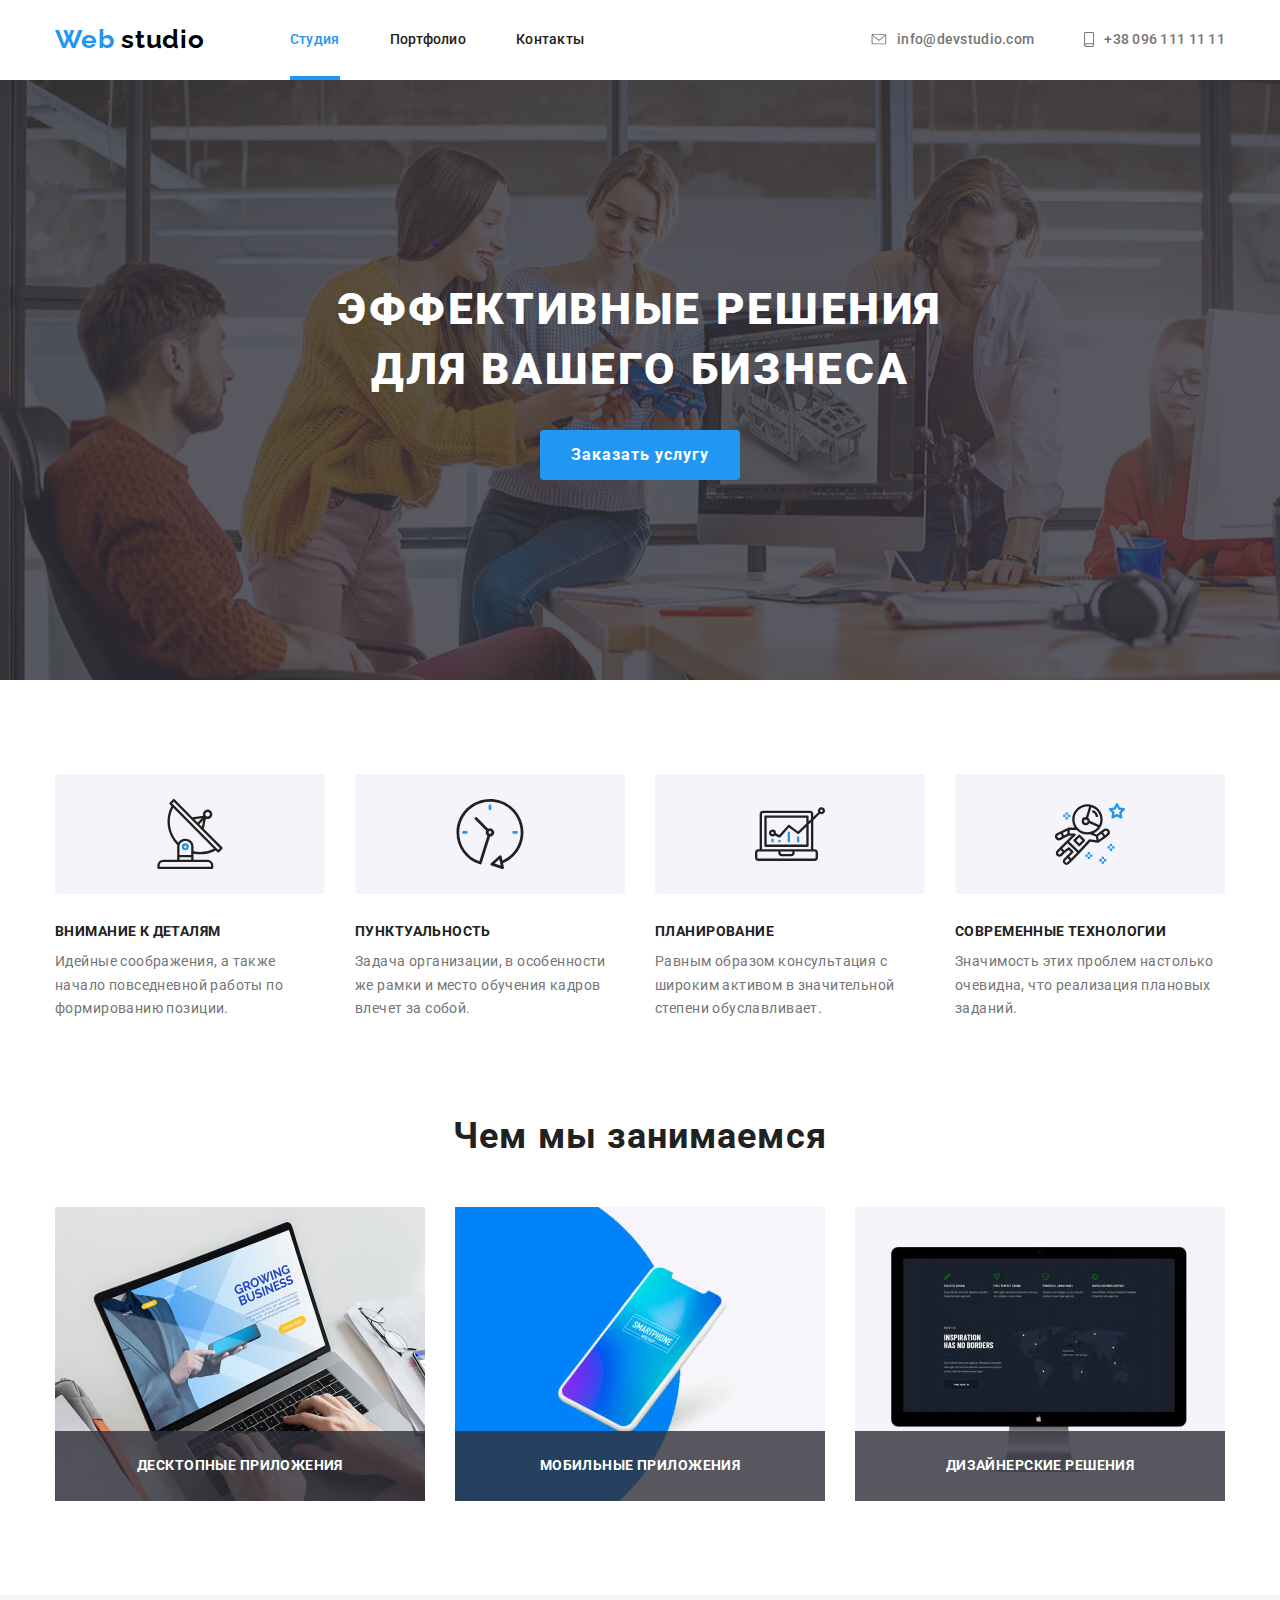
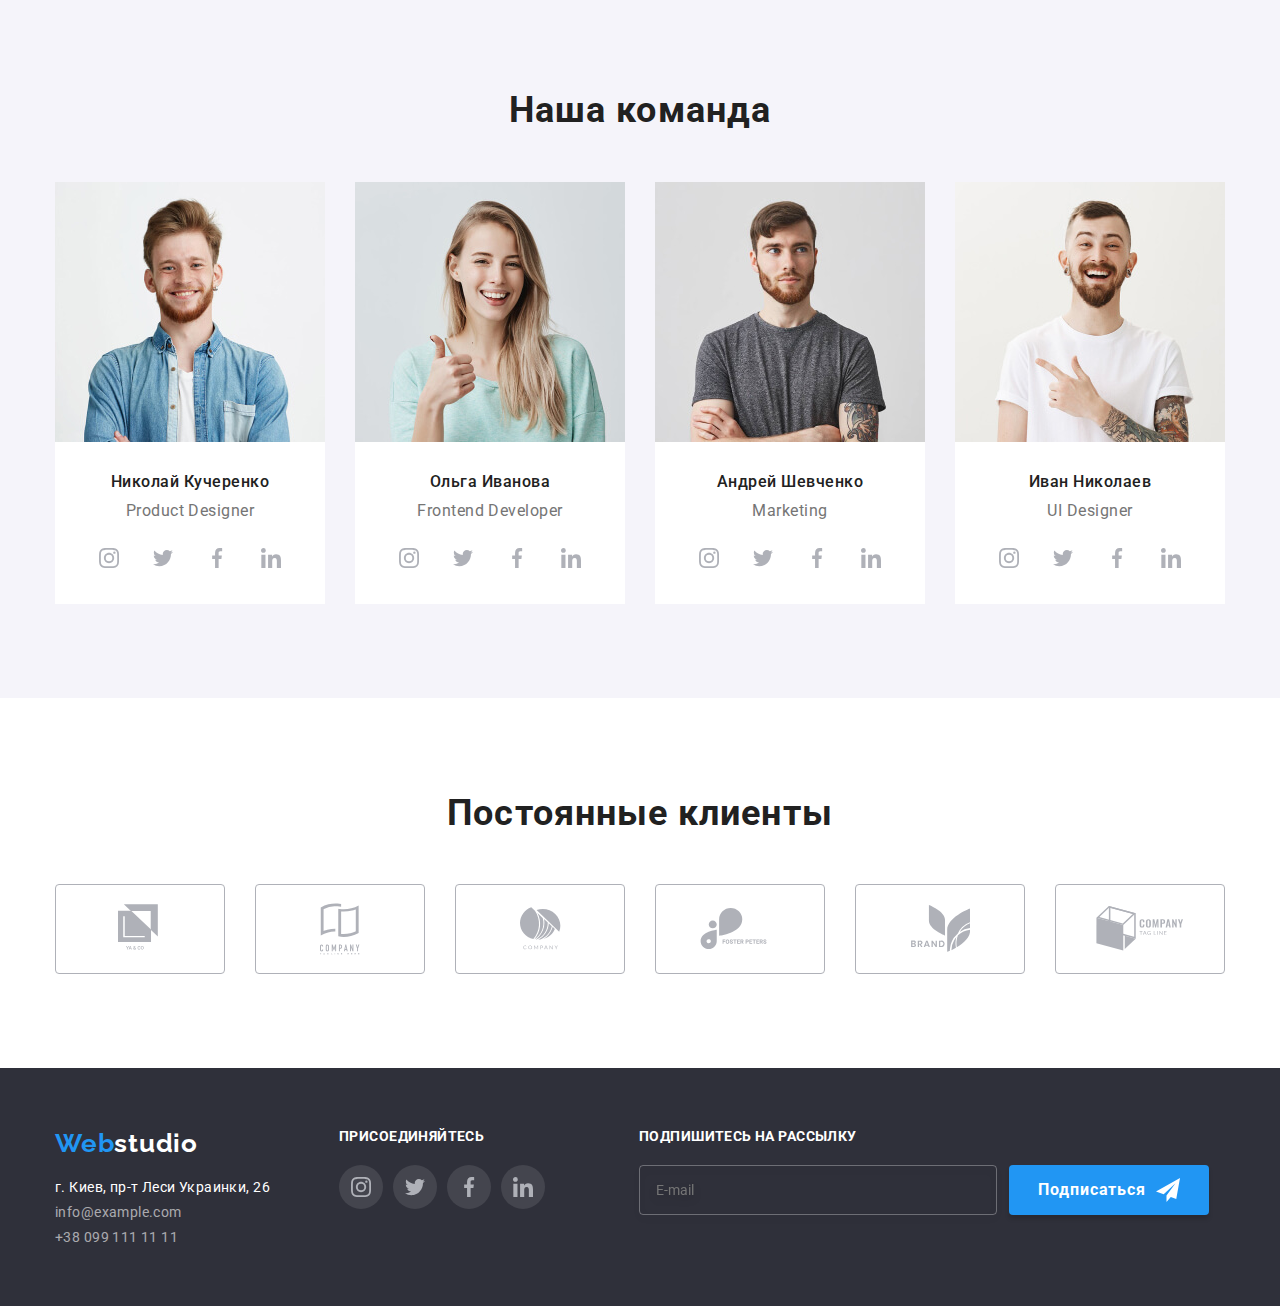
<file: index.html>
<!DOCTYPE html>
<html lang="ru">
  <head>
    <meta charset="UTF-8" />
    <meta name="viewport" content="width=device-width, initial-scale=1.0" />
    <link rel="stylesheet" href="./css/style.css" />
    <link rel="stylesheet" href="./css/normalize.css" />
    <link
      href="https://fonts.googleapis.com/css2?family=Raleway:wght@700&family=Roboto:wght@400;500;700;900&display=swap"
      rel="stylesheet"
    />
    <title>Студия</title>
  </head>
  <body>
    <!-- HEADER -->
    <header class="header">
      <div class="container">
        <nav class="nav">
          <a href="./index.html" lang="en" class="logo-link"
            ><span class="logo-link-accent">Web</span> studio</a
          >
          <ul class="nav-list list">
            <li class="nav-list-item">
              <a href="./index.html" class="nav-list-item-link current-link"
                >Студия</a
              >
            </li>
            <li class="nav-list-item">
              <a href="./portfolio.html" class="nav-list-item-link"
                >Портфолио</a
              >
            </li>
            <li class="nav-list-item">
              <a href="#" class="nav-list-item-link">Контакты</a>
            </li>
          </ul>
        </nav>
        <address class="address">
          <ul class="contacts-list list">
            <li class="contacts-list-item">
              <a
                href="mailto:info@devstudio.com"
                target="_blank"
                lang="en"
                class="contacts-list-item-link"
                ><svg
                  class="contacts-list-item-svg contacts-list-item-svg-mail"
                >
                  <use href="./images/sprite.svg#icon-mail"></use></svg
                >info@devstudio.com</a
              >
            </li>
            <li class="contacts-list-item">
              <a
                href="tel:+380961111111"
                target="_blank"
                class="contacts-list-item-link"
                ><svg
                  class="contacts-list-item-svg contacts-list-item-svg-phone"
                >
                  <use href="./images/sprite.svg#icon-phone"></use></svg
                >+38 096 111 11 11</a
              >
            </li>
          </ul>
        </address>
      </div>
    </header>
    <main>
      <!-- Герой -->
      <section class="hero">
        <div class="container">
          <h1 class="hero-title">
            Эффективные решения <br />
            для вашего бизнеса
          </h1>
          <button data-modal-open class="modal-button">Заказать услугу</button>
        </div>
      </section>
      <!-- О нас -->
      <section class="about">
        <div class="container">
          <h2 hidden class="about-title">О нас</h2>
          <ul class="about-list list">
            <li class="about-list-item">
              <div class="about-list-item-container">
                <svg class="about-list-item-svg">
                  <use href="./images/sprite.svg#icon-antenna"></use>
                </svg>
              </div>
              <h3 class="about-list-title">Внимание к деталям</h3>
              <p class="about-list-description">
                Идейные соображения, а также начало повседневной работы по
                формированию позиции.
              </p>
            </li>
            <li class="about-list-item">
              <div class="about-list-item-container">
                <svg class="about-list-item-svg">
                  <use href="./images/sprite.svg#icon-clock"></use>
                </svg>
              </div>
              <h3 class="about-list-title">Пунктуальность</h3>
              <p class="about-list-description">
                Задача организации, в особенности же рамки и место обучения
                кадров влечет за собой.
              </p>
            </li>
            <li class="about-list-item">
              <div class="about-list-item-container">
                <svg class="about-list-item-svg">
                  <use href="./images/sprite.svg#icon-diagram"></use>
                </svg>
              </div>
              <h3 class="about-list-title">Планирование</h3>
              <p class="about-list-description">
                Равным образом консультация с широким активом в значительной
                степени обуславливает.
              </p>
            </li>
            <li class="about-list-item">
              <div class="about-list-item-container">
                <svg class="about-list-item-svg">
                  <use href="./images/sprite.svg#icon-astronaut"></use>
                </svg>
              </div>
              <h3 class="about-list-title">Современные технологии</h3>
              <p class="about-list-description">
                Значимость этих проблем настолько очевидна, что реализация
                плановых заданий.
              </p>
            </li>
          </ul>
        </div>
      </section>
      <!-- Чем мы занимаемся -->
      <section class="works">
        <div class="container">
          <h2 class="works-title">Чем мы занимаемся</h2>
          <ul class="works-list list">
            <li class="works-list-item">
              <img
                src="./images/work/work1.jpg"
                alt="Десктопные приложения"
                class="works-list-img"
                width="370"
                height="294"
              />
              <h3 class="works-list-item-title">Десктопные приложения</h3>
            </li>
            <li class="works-list-item">
              <img
                src="./images/work/work2.jpg"
                alt="Мобильные приложения"
                class="works-list-img"
                width="370"
                height="294"
              />
              <h3 class="works-list-item-title">Мобильные приложения</h3>
            </li>
            <li class="works-list-item">
              <img
                src="./images/work/work3.jpg"
                alt="Дизайнерские решения"
                class="works-list-img"
                width="370"
                height="294"
              />
              <h3 class="works-list-item-title">Дизайнерские решения</h3>
            </li>
          </ul>
        </div>
      </section>
      <!-- Команда -->
      <section class="team">
        <div class="container">
          <h2 class="team-title">Наша команда</h2>
          <ul class="team-list list">
            <li class="team-list-item">
              <img
                src="./images/team/team1.jpg"
                alt="Николай Кучеренко"
                class="team-list-img"
                width="270"
                height="260"
              />
              <h3 class="team-list-item-title">Николай Кучеренко</h3>
              <p lang="en" class="team-list-item-desc">Product Designer</p>
              <ul class="social-list list">
                <li class="social-list-item">
                  <a
                    href=""
                    class="social-list-item-link"
                    aria-label="Инстаграм"
                    ><svg
                      class="social-list-item-svg social-list-item-instagram"
                    >
                      <use href="./images/sprite.svg#icon-instagram"></use></svg
                  ></a>
                </li>
                <li class="social-list-item">
                  <a href="" class="social-list-item-link" aria-label="Твитер"
                    ><svg
                      class="social-list-item-svg social-list-item-svg-twitter"
                    >
                      <use href="./images/sprite.svg#icon-twitter"></use></svg
                  ></a>
                </li>
                <li class="social-list-item">
                  <a href="" class="social-list-item-link" aria-label="Фейсбук"
                    ><svg
                      class="social-list-item-svg social-list-item-svg-facebook"
                    >
                      <use href="./images/sprite.svg#icon-facebook"></use></svg
                  ></a>
                </li>
                <li class="social-list-item">
                  <a href="" class="social-list-item-link" aria-label="Линкедин"
                    ><svg
                      class="social-list-item-svg social-list-item-svg-linkedin"
                    >
                      <use href="./images/sprite.svg#icon-linkedin"></use></svg
                  ></a>
                </li>
              </ul>
            </li>
            <li class="team-list-item">
              <img
                src="./images/team/team2.jpg"
                alt="Ольга Иванова"
                class="team-list-img"
                width="270"
                height="260"
              />
              <h3 class="team-list-item-title">Ольга Иванова</h3>
              <p lang="en" class="team-list-item-desc">Frontend Developer</p>
              <ul class="social-list list">
                <li class="social-list-item">
                  <a
                    href=""
                    class="social-list-item-link"
                    aria-label="Инстаграм"
                    ><svg
                      class="social-list-item-svg social-list-item-svg-instagram"
                    >
                      <use href="./images/sprite.svg#icon-instagram"></use></svg
                  ></a>
                </li>
                <li class="social-list-item">
                  <a href="" class="social-list-item-link" aria-label="Твитер"
                    ><svg
                      class="social-list-item-svg social-list-item-svg-twitter"
                    >
                      <use href="./images/sprite.svg#icon-twitter"></use></svg
                  ></a>
                </li>
                <li class="social-list-item">
                  <a href="" class="social-list-item-link" aria-label="Фейсбук"
                    ><svg
                      class="social-list-item-svg social-list-item-svg-facebook"
                    >
                      <use href="./images/sprite.svg#icon-facebook"></use></svg
                  ></a>
                </li>
                <li class="social-list-item">
                  <a href="" class="social-list-item-link" aria-label="Линкедин"
                    ><svg
                      class="social-list-item-svg social-list-item-svg-linkedin"
                    >
                      <use href="./images/sprite.svg#icon-linkedin"></use></svg
                  ></a>
                </li>
              </ul>
            </li>
            <li class="team-list-item">
              <img
                src="./images/team/team3.jpg"
                alt="Андрей Шевченко"
                class="team-list-img"
                width="270"
                height="260"
              />
              <h3 class="team-list-item-title">Андрей Шевченко</h3>
              <p lang="en" class="team-list-item-desc">Marketing</p>
              <ul class="social-list list">
                <li class="social-list-item">
                  <a
                    href=""
                    class="social-list-item-link"
                    aria-label="Инстаграм"
                    ><svg
                      class="social-list-item-svg social-list-item-svg-instagram"
                    >
                      <use href="./images/sprite.svg#icon-instagram"></use></svg
                  ></a>
                </li>
                <li class="social-list-item">
                  <a href="" class="social-list-item-link" aria-label="Твитер"
                    ><svg
                      class="social-list-item-svg social-list-item-svg-twitter"
                    >
                      <use href="./images/sprite.svg#icon-twitter"></use></svg
                  ></a>
                </li>
                <li class="social-list-item">
                  <a href="" class="social-list-item-link" aria-label="Фейсбук"
                    ><svg
                      class="social-list-item-svg social-list-item-svg-facebook"
                    >
                      <use href="./images/sprite.svg#icon-facebook"></use></svg
                  ></a>
                </li>
                <li class="social-list-item">
                  <a href="" class="social-list-item-link" aria-label="Линкедин"
                    ><svg
                      class="social-list-item-svg social-list-item-svg-linkedin"
                    >
                      <use href="./images/sprite.svg#icon-linkedin"></use></svg
                  ></a>
                </li>
              </ul>
            </li>
            <li class="team-list-item">
              <img
                src="./images/team/team4.jpg"
                alt="Иван Николаев"
                class="team-list-img"
                width="270"
                height="260"
              />
              <h3 class="team-list-item-title">Иван Николаев</h3>
              <p lang="en" class="team-list-item-desc">UI Designer</p>
              <ul class="social-list list">
                <li class="social-list-item">
                  <a
                    href=""
                    class="social-list-item-link"
                    aria-label="Инстаграм"
                    ><svg
                      class="social-list-item-svg social-list-item-svg-instagram"
                    >
                      <use href="./images/sprite.svg#icon-instagram"></use></svg
                  ></a>
                </li>

                <li class="social-list-item">
                  <a href="" class="social-list-item-link" aria-label="Твитер"
                    ><svg
                      class="social-list-item-svg social-list-item-svg-twitter"
                    >
                      <use href="./images/sprite.svg#icon-twitter"></use></svg
                  ></a>
                </li>

                <li class="social-list-item">
                  <a href="" class="social-list-item-link" aria-label="Фейсбук"
                    ><svg
                      class="social-list-item-svg social-list-item-svg-facebook"
                    >
                      <use href="./images/sprite.svg#icon-facebook"></use></svg
                  ></a>
                </li>

                <li class="social-list-item">
                  <a href="" class="social-list-item-link" aria-label="Линкедин"
                    ><svg
                      class="social-list-item-svg social-list-item-svg-linkedin"
                    >
                      <use href="./images/sprite.svg#icon-linkedin"></use></svg
                  ></a>
                </li>
              </ul>
            </li>
          </ul>
        </div>
      </section>
      <!-- Клиенты -->
      <section class="clients">
        <div class="container">
          <h2 class="clients-title">Постоянные клиенты</h2>
          <ul class="clients-list list">
            <li class="clients-list-item">
              <a
                class="clients-list-item-link"
                href=""
                aria-label="Постоянный клиент"
              >
                <svg class="clients-list-item-svg clients-list-item-svg1">
                  <use href="./images/sprite.svg#icon-clients1"></use>
                </svg>
              </a>
            </li>
            <li class="clients-list-item">
              <a
                class="clients-list-item-link"
                href=""
                aria-label="Постоянный клиент"
              >
                <svg class="clients-list-item-svg clients-list-item-svg2">
                  <use href="./images/sprite.svg#icon-clients2"></use>
                </svg>
              </a>
            </li>
            <li class="clients-list-item">
              <a
                class="clients-list-item-link"
                href=""
                aria-label="Постоянный клиент"
              >
                <svg class="clients-list-item-svg clients-list-item-svg3">
                  <use href="./images/sprite.svg#icon-clients3"></use>
                </svg>
              </a>
            </li>
            <li class="clients-list-item">
              <a
                class="clients-list-item-link"
                href=""
                aria-label="Постоянный клиент"
              >
                <svg class="clients-list-item-svg clients-list-item-svg4">
                  <use href="./images/sprite.svg#icon-clients4"></use>
                </svg>
              </a>
            </li>
            <li class="clients-list-item">
              <a
                class="clients-list-item-link"
                href=""
                aria-label="Постоянный клиент"
              >
                <svg class="clients-list-item-svg clients-list-item-svg5">
                  <use href="./images/sprite.svg#icon-clients5"></use>
                </svg>
              </a>
            </li>
            <li class="clients-list-item">
              <a
                class="clients-list-item-link"
                href=""
                aria-label="Постоянный клиент"
              >
                <svg class="clients-list-item-svg clients-list-item-svg6">
                  <use href="./images/sprite.svg#icon-clients6"></use>
                </svg>
              </a>
            </li>
          </ul>
        </div>
      </section>
    </main>
    <!-- Футер -->
    <footer class="footer">
      <div class="container">
        <div class="contacts">
          <a href="index.html" lang="en" class="logo-link"
            ><span class="logo-link-accent">Web</span>studio</a
          >
          <address>
            <ul class="contacts-list list">
              <li class="contacts-list-item">
                <a
                  class="contacts-list-item-link contacts-location-link"
                  href="https://goo.gl/maps/Spt2SCFKa88WKhuq7"
                  >г. Киев, пр-т Леси Украинки, 26</a
                >
              </li>
              <li class="contacts-list-item">
                <a
                  class="contacts-list-item-link"
                  href="mailto:info@example.com"
                  lang="en"
                  >info@example.com</a
                >
              </li>
              <li class="contacts-list-item">
                <a class="contacts-list-item-link" href="tel:+380991111111"
                  >+38 099 111 11 11</a
                >
              </li>
            </ul>
          </address>
        </div>
        <div class="connect-form">
          <b class="connect-form-slogan">присоединяйтесь</b>
          <ul class="social-list list">
            <li class="social-list-item">
              <a href="" class="social-list-item-link" aria-label="Инстаграм"
                ><svg
                  class="social-list-item-svg social-list-item-svg-instagram"
                >
                  <use href="./images/sprite.svg#icon-instagram"></use></svg
              ></a>
            </li>

            <li class="social-list-item">
              <a href="" class="social-list-item-link" aria-label="Твитер"
                ><svg class="social-list-item-svg social-list-item-svg-twitter">
                  <use href="./images/sprite.svg#icon-twitter"></use></svg
              ></a>
            </li>

            <li class="social-list-item">
              <a href="" class="social-list-item-link" aria-label="Фейсбук"
                ><svg
                  class="social-list-item-svg social-list-item-svg-facebook"
                >
                  <use href="./images/sprite.svg#icon-facebook"></use></svg
              ></a>
            </li>

            <li class="social-list-item">
              <a href="" class="social-list-item-link" aria-label="Линкедин"
                ><svg
                  class="social-list-item-svg social-list-item-svg-linkedin"
                >
                  <use href="./images/sprite.svg#icon-linkedin"></use></svg
              ></a>
            </li>
          </ul>
        </div>
        <div class="footer-form-wrapper">
          <b class="footer-form-title">Подпишитесь на рассылку</b>
          <form action="" class="footer-form">
            <input
              type="email"
              class="footer-form-email"
              placeholder="E-mail"
            />
            <button type="submit" class="footer-form-submit">
              Подписаться
              <svg class="footer-form-submit-svg">
                <use href="./images/sprite.svg#icon-telegram"></use>
              </svg>
            </button>
          </form>
        </div>
      </div>
    </footer>
    <!-- MODAL FORM -->
    <div data-modal class="backdrop is-hidden">
      <form action="" class="modal-form">
        <h2 class="modal-form-title">
          Оставьте свои данные, мы вам перезвоним
        </h2>
        <div class="modal-form-input-wrapper">
          <input
            type="text"
            class="modal-form-input"
            id="modal-form-name"
            placeholder=" "
            name="user-name"
            required
          />
          <label for="modal-form-name" class="modal-form-input-label"
            ><svg class="modal-form-input-svg">
              <use href="./images/sprite.svg#icon-name"></use></svg
            ><span class="modal-form-input-label-span">Имя</span>
          </label>
        </div>
        <div class="modal-form-input-wrapper">
          <input
            type="tel"
            class="modal-form-input"
            id="modal-form-tel"
            placeholder=" "
            name="user-tel"
            required
          />
          <label for="modal-form-tel" class="modal-form-input-label"
            ><svg class="modal-form-input-svg">
              <use href="./images/sprite.svg#icon-tel"></use></svg
            ><span class="modal-form-input-label-span">Телефон</span></label
          >
        </div>

        <div class="modal-form-input-wrapper">
          <input
            type="email"
            class="modal-form-input"
            id="modal-form-email"
            placeholder=" "
            name="user-user-email"
            required
          />
          <label for="modal-form-email" class="modal-form-input-label"
            ><svg class="modal-form-input-svg">
              <use href="./images/sprite.svg#icon-email"></use></svg
            ><span class="modal-form-input-label-span">Почта</span></label
          >
        </div>

        <textarea
          name="comments"
          id=""
          class="modal-form-textarea"
          placeholder="Комментарий"
        ></textarea>
        <label class="modal-form-license-label" for="modal-form-checkbox"
          ><svg class="modal-form-custom-checkbox-svg">
            <use href="./images/sprite.svg#icon-checkbox"></use></svg
          ><input
            type="checkbox"
            id="modal-form-checkbox"
            name="license-agreement"
            value="agree"
            class="modal-form-checkbox"
          />

          <span class="modal-form-checkbox-custom"></span>
          <span class="modal-form-license-span"
            >Соглашаюсь с рассылкой и принимаю
            <a href="" class="modal-form-license">Условия договора</a></span
          ></label
        >

        <button type="submit" class="modal-form-submit">Отправить</button>
        <button data-modal-close class="modal-form-closer">
          <svg class="modal-form-closer-svg">
            <use href="./images/sprite.svg#icon-closer"></use>
          </svg>
        </button>
      </form>
    </div>
    <script src="./js/modal.js"></script>
  </body>
</html>
</file>
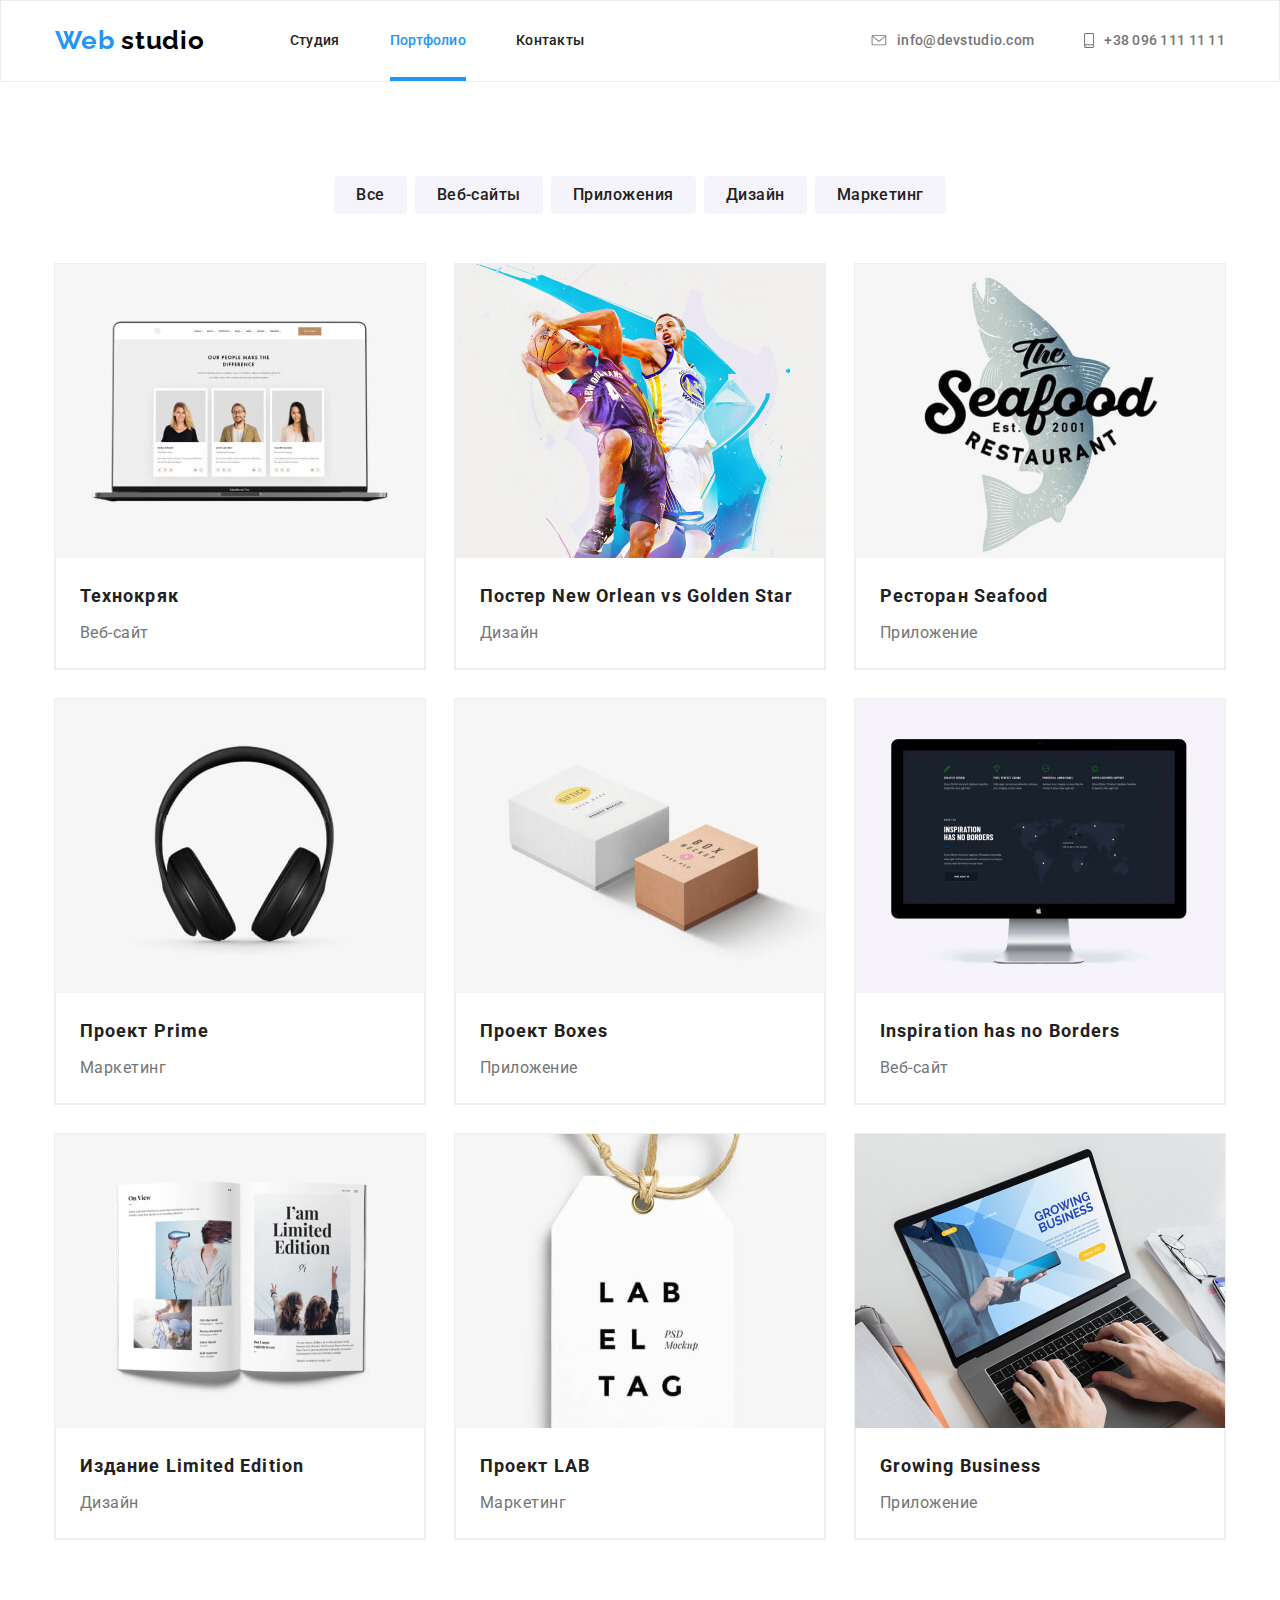
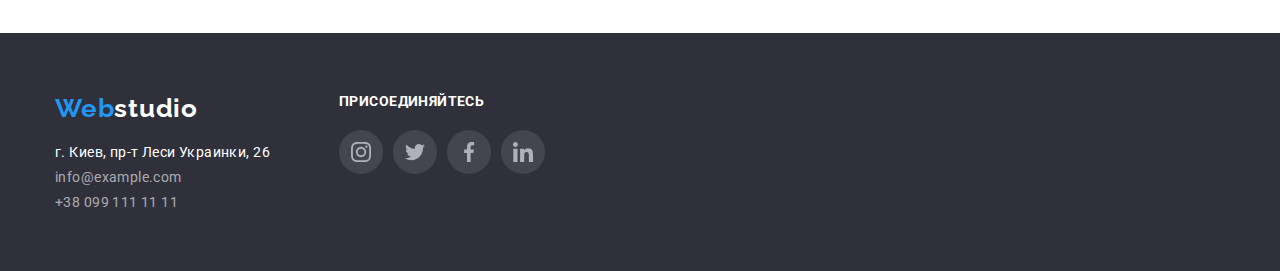
<file: portfolio.html>
<!DOCTYPE html>
<html lang="ru">
  <head>
    <meta charset="UTF-8" />
    <meta name="viewport" content="width=, inidevice-widthtial-scale=1.0" />
    <link rel="stylesheet" href="./css/style.css" />
    <link rel="stylesheet" href="./css/normalize.css" />
    <link
      href="https://fonts.googleapis.com/css2?family=Raleway:wght@700&family=Roboto:wght@400;500;700;900&display=swap"
      rel="stylesheet"
    />
    <title>Портфолио</title>
  </head>
  <body>
    <!-- HEADER -->
    <header class="header portfolio-header">
      <div class="container">
        <nav class="nav">
          <a href="./index.html" lang="en" class="logo-link"
            ><span class="logo-link-accent">Web</span> studio</a
          >
          <ul class="nav-list list">
            <li class="nav-list-item">
              <a href="./index.html" class="nav-list-item-link">Студия</a>
            </li>
            <li class="nav-list-item">
              <a href="./portfolio.html" class="nav-list-item-link current-link"
                >Портфолио</a
              >
            </li>
            <li class="nav-list-item">
              <a href="#" class="nav-list-item-link">Контакты</a>
            </li>
          </ul>
        </nav>
        <address class="address">
          <ul class="contacts-list list">
            <li class="contacts-list-item">
              <a
                href="mailto:info@devstudio.com"
                target="_blank"
                lang="en"
                class="contacts-list-item-link"
                ><svg
                  class="contacts-list-item-svg contacts-list-item-svg-mail"
                >
                  <use href="./images/sprite.svg#icon-mail"></use></svg
                >info@devstudio.com</a
              >
            </li>
            <li class="contacts-list-item">
              <a
                href="tel:+380961111111"
                target="_blank"
                class="contacts-list-item-link"
                ><svg
                  class="contacts-list-item-svg contacts-list-item-svg-phone"
                >
                  <use href="./images/sprite.svg#icon-phone"></use></svg
                >+38 096 111 11 11</a
              >
            </li>
          </ul>
        </address>
      </div>
    </header>
    <!-- MAIN -->
    <main>
      <!-- PORTFOLIO -->
      <section class="portfolio">
        <div class="container">
          <h1 class="portfolio-title" hidden>Портфолио</h1>
          <!-- FILTER-BUTTONS -->
          <ul class="filter-list list">
            <li class="filter-list-item">
              <button type="button" class="filter-list-button">Все</button>
            </li>
            <li class="filter-list-item">
              <button type="button" class="filter-list-button">
                Веб-сайты
              </button>
            </li>
            <li class="filter-list-item">
              <button type="button" class="filter-list-button">
                Приложения
              </button>
            </li>
            <li class="filter-list-item">
              <button type="button" class="filter-list-button">Дизайн</button>
            </li>
            <li class="filter-list-item">
              <button type="button" class="filter-list-button">
                Маркетинг
              </button>
            </li>
          </ul>
          <!-- GALLERY -->
          <ul class="gallery-list list">
            <li class="gallery-list-item">
              <a href="" class="gallery-list-item-link"
                ><div class="gallery-list-img-wrapper">
                  <img
                    src="./images/portfolio/img.jpg"
                    alt="Пример работы"
                    class="gallery-list-img"
                    width="370"
                    height="294"
                  />
                  <p class="gallery-hover-desc">
                    Технокряк это современная площадка распространения
                    коронавируса. Компании используют эту платформу для
                    цифрового шпионажа и атак на защищённые сервера конкурентов.
                  </p>
                </div>
                <div class="gallery-list-title-container">
                  <h2 class="gallery-list-title">Технокряк</h2>
                  <p class="gallery-list-desc">Веб-сайт</p>
                </div>
              </a>
            </li>
            <li class="gallery-list-item">
              <a href="" class="gallery-list-item-link"
                ><div class="gallery-list-img-wrapper">
                  <img
                    src="./images/portfolio/img-1.jpg"
                    alt="Пример работы"
                    class="gallery-list-img"
                    width="370"
                    height="294"
                  />
                  <p class="gallery-hover-desc">
                    Технокряк это современная площадка распространения
                    коронавируса. Компании используют эту платформу для
                    цифрового шпионажа и атак на защищённые сервера конкурентов.
                  </p>
                </div>
                <div class="gallery-list-title-container">
                  <h2 class="gallery-list-title">
                    Постер <span lang="en">New Orlean vs Golden Star</span>
                  </h2>
                  <p class="gallery-list-desc">Дизайн</p>
                </div>
              </a>
            </li>
            <li class="gallery-list-item">
              <a href="" class="gallery-list-item-link"
                ><div class="gallery-list-img-wrapper">
                  <img
                    src="./images/portfolio/img-2.jpg"
                    alt="Пример работы"
                    class="gallery-list-img"
                    width="370"
                    height="294"
                  />
                  <p class="gallery-hover-desc">
                    Технокряк это современная площадка распространения
                    коронавируса. Компании используют эту платформу для
                    цифрового шпионажа и атак на защищённые сервера конкурентов.
                  </p>
                </div>
                <div class="gallery-list-title-container">
                  <h2 class="gallery-list-title">
                    Ресторан <span lang="en">Seafood</span>
                  </h2>
                  <p class="gallery-list-desc">Приложение</p>
                </div>
              </a>
            </li>
            <li class="gallery-list-item">
              <a href="" class="gallery-list-item-link"
                ><div class="gallery-list-img-wrapper">
                  <img
                    src="./images/portfolio/img-3.jpg"
                    alt="Пример работы"
                    class="gallery-list-img"
                    width="370"
                    height="294"
                  />
                  <p class="gallery-hover-desc">
                    Технокряк это современная площадка распространения
                    коронавируса. Компании используют эту платформу для
                    цифрового шпионажа и атак на защищённые сервера конкурентов.
                  </p>
                </div>
                <div class="gallery-list-title-container">
                  <h2 class="gallery-list-title">
                    Проект <span lang="en">Prime</span>
                  </h2>
                  <p class="gallery-list-desc">Маркетинг</p>
                </div>
              </a>
            </li>
            <li class="gallery-list-item">
              <a href="" class="gallery-list-item-link"
                ><div class="gallery-list-img-wrapper">
                  <img
                    src="./images/portfolio/img-4.jpg"
                    alt="Пример работы"
                    class="gallery-list-img"
                    width="370"
                    height="294"
                  />
                  <p class="gallery-hover-desc">
                    Технокряк это современная площадка распространения
                    коронавируса. Компании используют эту платформу для
                    цифрового шпионажа и атак на защищённые сервера конкурентов.
                  </p>
                </div>
                <div class="gallery-list-title-container">
                  <h2 class="gallery-list-title">
                    Проект <span lang="en">Boxes</span>
                  </h2>
                  <p class="gallery-list-desc">Приложение</p>
                </div>
              </a>
            </li>
            <li class="gallery-list-item">
              <a href="" class="gallery-list-item-link"
                ><div class="gallery-list-img-wrapper">
                  <img
                    src="./images/portfolio/img-5.jpg"
                    alt="Пример работы"
                    class="gallery-list-img"
                    width="370"
                    height="294"
                  />
                  <p class="gallery-hover-desc">
                    Технокряк это современная площадка распространения
                    коронавируса. Компании используют эту платформу для
                    цифрового шпионажа и атак на защищённые сервера конкурентов.
                  </p>
                </div>
                <div class="gallery-list-title-container">
                  <h2 lang="en" class="gallery-list-title">
                    Inspiration has no Borders
                  </h2>
                  <p class="gallery-list-desc">Веб-сайт</p>
                </div>
              </a>
            </li>
            <li class="gallery-list-item">
              <a href="" class="gallery-list-item-link"
                ><div class="gallery-list-img-wrapper">
                  <img
                    src="./images/portfolio/img-6.jpg"
                    alt="Пример работы"
                    class="gallery-list-img"
                    width="370"
                    height="294"
                  />
                  <p class="gallery-hover-desc">
                    Технокряк это современная площадка распространения
                    коронавируса. Компании используют эту платформу для
                    цифрового шпионажа и атак на защищённые сервера конкурентов.
                  </p>
                </div>
                <div class="gallery-list-title-container">
                  <h2 class="gallery-list-title">
                    Издание <span lang="en">Limited Edition</span>
                  </h2>
                  <p class="gallery-list-desc">Дизайн</p>
                </div>
              </a>
            </li>
            <li class="gallery-list-item">
              <a href="" class="gallery-list-item-link"
                ><div class="gallery-list-img-wrapper">
                  <img
                    src="./images/portfolio/img-7.jpg"
                    alt="Пример работы"
                    class="gallery-list-img"
                    width="370"
                    height="294"
                  />
                  <p class="gallery-hover-desc">
                    Технокряк это современная площадка распространения
                    коронавируса. Компании используют эту платформу для
                    цифрового шпионажа и атак на защищённые сервера конкурентов.
                  </p>
                </div>
                <div class="gallery-list-title-container">
                  <h2 class="gallery-list-title">
                    Проект <span lang="en">LAB</span>
                  </h2>
                  <p class="gallery-list-desc">Маркетинг</p>
                </div>
              </a>
            </li>
            <li class="gallery-list-item">
              <a href="" class="gallery-list-item-link"
                ><div class="gallery-list-img-wrapper">
                  <img
                    src="./images/portfolio/img-8.jpg"
                    alt="Пример работы"
                    class="gallery-list-img"
                    width="370"
                    height="294"
                  />
                  <p class="gallery-hover-desc">
                    Технокряк это современная площадка распространения
                    коронавируса. Компании используют эту платформу для
                    цифрового шпионажа и атак на защищённые сервера конкурентов.
                  </p>
                </div>
                <div class="gallery-list-title-container">
                  <h2 lang="en" class="gallery-list-title">Growing Business</h2>
                  <p class="gallery-list-desc">Приложение</p>
                </div>
              </a>
            </li>
          </ul>
        </div>
      </section>
    </main>
    <!-- FOOTER -->
    <footer class="footer">
      <div class="container">
        <div class="contacts">
          <a href="index.html" lang="en" class="logo-link"
            ><span class="logo-link-accent">Web</span>studio</a
          >
          <address>
            <ul class="contacts-list list">
              <li class="contacts-list-item">
                <a
                  class="contacts-list-item-link contacts-location-link"
                  href="https://goo.gl/maps/Spt2SCFKa88WKhuq7"
                  >г. Киев, пр-т Леси Украинки, 26</a
                >
              </li>
              <li class="contacts-list-item">
                <a
                  class="contacts-list-item-link"
                  href="mailto:info@example.com"
                  lang="en"
                  >info@example.com</a
                >
              </li>
              <li class="contacts-list-item">
                <a class="contacts-list-item-link" href="tel:+380991111111"
                  >+38 099 111 11 11</a
                >
              </li>
            </ul>
          </address>
        </div>
        <div class="connect-form">
          <b class="connect-form-slogan">присоединяйтесь</b>
          <ul class="social-list list">
            <li class="social-list-item">
              <a href="" class="social-list-item-link" aria-label="Инстаграм"
                ><svg
                  class="social-list-item-svg social-list-item-svg-instagram"
                >
                  <use href="./images/sprite.svg#icon-instagram"></use></svg
              ></a>
            </li>

            <li class="social-list-item">
              <a href="" class="social-list-item-link" aria-label="Твитер"
                ><svg class="social-list-item-svg social-list-item-svg-twitter">
                  <use href="./images/sprite.svg#icon-twitter"></use></svg
              ></a>
            </li>

            <li class="social-list-item">
              <a href="" class="social-list-item-link" aria-label="Фейсбук"
                ><svg
                  class="social-list-item-svg social-list-item-svg-facebook"
                >
                  <use href="./images/sprite.svg#icon-facebook"></use></svg
              ></a>
            </li>

            <li class="social-list-item">
              <a href="" class="social-list-item-link" aria-label="Линкедин"
                ><svg
                  class="social-list-item-svg social-list-item-svg-linkedin"
                >
                  <use href="./images/sprite.svg#icon-linkedin"></use></svg
              ></a>
            </li>
          </ul>
        </div>
      </div>
    </footer>
  </body>
</html>
</file>
<file: css/style.css>
:root {
  --primary-text-color: #212121;
  --secondary-text-color: #757575;
  --accent-color: #2196f3;
  --primary-background-color: #ffffff;
  --main-font: "Roboto", sans-serif;
  --icon-color: #afb1b8;
}
body {
  background-color: var(--primary-background-color);
  font-family: var(--main-font);
  font-size: 14px;
}
html {
  box-sizing: border-box;
}
*,
*::before,
*::after {
  box-sizing: inherit;
}
img {
  display: block;
}
.list {
  list-style: none;
  padding: 0px;
  margin: 0;
}
h3,
p,
h2 {
  margin: 0;
}
/* H2 TITLES */
.works-title,
.team-title,
.clients-title {
  font-weight: 700;
  font-size: 36px;
  line-height: 1.17;
  text-align: center;
  letter-spacing: 0.03em;
  color: var(--primary-text-color);
}
.container {
  width: 1200px;
  padding-left: 15px;
  padding-right: 15px;
  margin: auto;
}
/* HEADER */
.portfolio-header {
  border: 1px solid #ececec;
}
.header .container {
  display: flex;
}
.address {
  margin-left: auto;
  display: flex;
  align-items: center;
}
.logo-link {
  font-family: "Raleway", sans-serif;
  font-weight: 700;
  font-size: 26px;
  line-height: 1.19;
  letter-spacing: 0.03em;
  color: #000000;
  text-decoration: none;
  margin-right: 85px;
  padding-bottom: 25px;
  padding-top: 24px;
}
.logo-link-accent {
  color: var(--accent-color);
}
.nav {
  display: flex;
  align-items: center;
}
.nav-list {
  display: flex;
}
.nav-list-item:not(:last-child) {
  margin-right: 50px;
}
.contacts-list {
  display: flex;
}
.contacts-list-item:not(:last-child) {
  margin-right: 50px;
}

.contacts-list-item-svg {
  margin-right: 10px;
  fill: var(--secondary-text-color);
  transition: fill 250ms cubic-bezier(0.4, 0, 0.2, 1);
}
.contacts-list-item-svg-mail {
  width: 16px;
  height: 11px;
}
.contacts-list-item-svg-phone {
  width: 10px;
  height: 15px;
}
.nav-list-item-link,
.contacts-list-item-link {
  font-weight: 500;
  line-height: 1.14;
  letter-spacing: 0.02em;
  text-decoration: none;
  color: var(--primary-text-color);
  padding-bottom: 32px;
  padding-top: 32px;
  display: flex;
  align-items: center;
  transition: color 250ms cubic-bezier(0.4, 0, 0.2, 1);
}
.nav-list-item-link:hover,
.nav-list-item-link:focus,
.contacts-list-item-link:hover,
.contacts-list-item-link:focus {
  color: var(--accent-color);
}
.contacts-list-item-link:hover .contacts-list-item-svg,
.contacts-list-item-link:focus .contacts-list-item-svg {
  fill: var(--accent-color);
}

.contacts-list-item-link {
  color: var(--secondary-text-color);
  font-style: normal;
}

.current-link {
  color: var(--accent-color);
  display: block;
  padding-bottom: 0px;
}
.current-link::after {
  display: block;
  content: "";
  height: 4px;
  width: 100%;
  background-color: var(--accent-color);
  margin-top: 28px;
}
/* HERO */
.hero {
  background-image: linear-gradient(
      rgba(47, 48, 58, 0.8),
      rgba(47, 48, 58, 0.8)
    ),
    url(../images/hero/bg.jpg);
  max-width: 1600px;
}
.hero .container {
  padding-top: 200px;
  padding-bottom: 200px;
}
.hero-title {
  font-weight: 900;
  font-size: 44px;
  line-height: 1.36;
  text-align: center;
  letter-spacing: 0.06em;
  text-transform: uppercase;
  margin: 0px;
  margin-bottom: 30px;
  color: var(--primary-background-color);
}
.modal-button {
  width: 200px;
  height: 50px;
  border-radius: 4px;
  border-color: transparent;
  font-weight: 700;
  font-size: 16px;
  line-height: 1.87;
  text-align: center;
  letter-spacing: 0.06em;
  color: var(--primary-background-color);
  background-color: var(--accent-color);
  display: block;
  margin: auto;
  cursor: pointer;
  outline: none;
}
/* ABOUT US */
.about .container {
  padding-top: 94px;
  padding-bottom: 94px;
}
.about-list {
  display: flex;
}
.about-list-item {
  width: 270px;
}
.about-list-item-container {
  width: 270px;
  height: 120px;
  background-color: #f5f4fa;
  display: flex;
  align-items: center;
  justify-content: center;
  margin-bottom: 30px;
  border-radius: 4px;
}

.about-list-item-svg {
  width: 70px;
  height: 70px;
}
.about-list-item:not(:last-child) {
  margin-right: 30px;
}
.about-list-title {
  font-weight: 700;
  font-size: 14px;
  line-height: 1.14;
  letter-spacing: 0.03em;
  text-transform: uppercase;
  color: var(--primary-text-color);
  margin-bottom: 10px;
}
.about-list-description {
  font-weight: 400;
  line-height: 1.71;
  letter-spacing: 0.03em;
  color: var(--secondary-text-color);
}
/* WHAT WE DO */
.works .container {
  padding-bottom: 94px;
}
.works-title {
  margin-bottom: 50px;
}
.works-list {
  display: flex;
}
.works-list-item {
  position: relative;
  display: flex;
  justify-content: center;
}
.works-list-item:not(:last-child) {
  margin-right: 30px;
}
.works-list-item-title {
  font-weight: 700;
  font-size: 14px;
  line-height: 1.14;
  text-align: center;
  letter-spacing: 0.03em;
  text-transform: uppercase;
  position: absolute;
  bottom: 0;
  color: var(--primary-background-color);
  width: 100%;
  height: 70px;
  background: rgba(47, 48, 58, 0.8);
  padding-top: 27px;
}
.works-list-img {
  display: block;
}
/* OUR TEAM */
.team {
  background-color: #f5f4fa;
}
.team .container {
  padding-top: 94px;
  padding-bottom: 94px;
}
.team-list {
  display: flex;
}
.team-list-item {
  background-color: var(--primary-background-color);
  padding-bottom: 24px;
}
.team-list-item:not(:last-child) {
  margin-right: 30px;
}
.team-title {
  margin-bottom: 50px;
}
.team-list-img {
  margin-bottom: 30px;
}
.team-list-item-title {
  margin-bottom: 10px;
}
.team-list-item-desc {
  margin-bottom: 16px;
}
.team-list-item-title,
.team-list-item-desc {
  font-weight: 500;
  font-size: 16px;
  line-height: 1.19;
  text-align: center;
  letter-spacing: 0.03em;
  color: var(--primary-text-color);
}
.team-list-item-desc {
  font-weight: 400;
  color: var(--secondary-text-color);
}
.social-list {
  display: flex;
  margin-left: 32px;
  width: 206px;
}
.social-list-item:not(:last-child) {
  margin-right: 10px;
}
.social-list-item-link {
  display: flex;
  width: 44px;
  height: 44px;
  border-radius: 50%;
  align-items: center;
  justify-content: center;
  transition: background-color 250ms cubic-bezier(0.4, 0, 0.2, 1);
}
.social-list-item-svg {
  width: 20px;
  height: 20px;
  fill: var(--icon-color);
  transition: fill 250ms cubic-bezier(0.4, 0, 0.2, 1);
}
.social-list-item-link:hover,
.social-list-item-link:focus {
  background-color: var(--accent-color);
}
.social-list-item-link:hover .social-list-item-svg,
.social-list-item-link:focus .social-list-item-svg {
  fill: var(--primary-background-color);
}

/* CLIENTS */
.clients .container {
  padding-top: 94px;
  padding-bottom: 94px;
}
.clients-list {
  display: flex;
}
.clients-title {
  margin-bottom: 50px;
}
.clients-list-item-link {
  width: 170px;
  height: 90px;
  border: 1px solid #afb1b8;
  border-radius: 4px;
  display: flex;
  justify-content: center;
  align-items: center;
  transition: border-color 250ms cubic-bezier(0.4, 0, 0.2, 1);
}
.clients-list-item-svg {
  fill: var(--icon-color);
  transition: fill 250ms cubic-bezier(0.4, 0, 0.2, 1);
}
.clients-list-item-svg1 {
  width: 44px;
  height: 49px;
}
.clients-list-item-svg2 {
  width: 40px;
  height: 52px;
}
.clients-list-item-svg3 {
  width: 41px;
  height: 43px;
}
.clients-list-item-svg4 {
  width: 80px;
  height: 42px;
}
.clients-list-item-svg5 {
  width: 59px;
  height: 47px;
}
.clients-list-item-svg6 {
  width: 88px;
  height: 45px;
}
.clients-list-item-link:hover,
.clients-list-item-link:focus {
  border-color: var(--accent-color);
}
.clients-list-item-link:hover .clients-list-item-svg,
.clients-list-item-link:focus .clients-list-item-svg {
  fill: var(--accent-color);
}
.clients-list-item:not(:last-child) {
  margin-right: 30px;
}

/* FOOTER */
.footer {
  background-color: #2f303a;
  /* z-index: 100; */
  position: relative;
}
.footer .container {
  padding-top: 60px;
  padding-bottom: 60px;

  display: flex;
}
.contacts {
  margin-right: 69px;
}
.footer .contacts-list {
  display: block;
}
.footer .logo-link {
  color: var(--primary-background-color);
  margin-bottom: 20px;
  padding: 0;
  display: flex;
  margin-right: 0px;
}
.footer .contacts-list-item {
  margin-right: 0px;
}
.footer .contacts-list-item:not(:last-child) {
  margin-bottom: 9px;
}
.footer .contacts-list-item-link {
  font-weight: 400;
  line-height: 1.17;
  letter-spacing: 0.03em;
  color: rgba(255, 255, 255, 0.6);
  padding: 0px;
}
.footer .contacts-list-item-link:hover,
.footer .contacts-list-item-link:focus {
  color: var(--accent-color);
}
.footer .contacts-location-link {
  color: var(--primary-background-color);
}
.connect-form {
  margin-right: 94px;
}
.connect-form-slogan {
  font-weight: 700;
  line-height: 1.14;
  letter-spacing: 0.03em;
  text-transform: uppercase;
  color: var(--primary-background-color);
  margin-bottom: 20px;
  display: inline-block;
}
.footer .social-list {
  padding: 0;
  margin: 0;
}
.footer .social-list-item {
  border-radius: 50%;
  background-color: rgba(255, 255, 255, 0.1);
}
.footer-form {
  width: 570px;
  display: flex;
  height: 50px;
  position: relative;
  display: flex;
  justify-content: space-between;
}
.footer-form-email {
  border: 1px solid rgba(255, 255, 255, 0.3);
  filter: drop-shadow(0px 4px 4px rgba(0, 0, 0, 0.15));
  border-radius: 4px;
  height: 100%;
  background-color: transparent;
  width: 358px;
  padding-left: 16px;
  color: var(--primary-background-color);
}
.footer-form-title {
  font-weight: 700;
  font-size: 14px;
  line-height: 1.14;
  letter-spacing: 0.03em;
  text-transform: uppercase;
  color: var(--primary-background-color);
  margin-bottom: 20px;
  display: inline-block;
}
.footer-form-submit {
  background-color: #2196f3;
  box-shadow: 0px 4px 4px rgba(0, 0, 0, 0.15);
  border-radius: 4px;
  width: 200px;
  height: 100%;
  border-color: transparent;
  font-weight: 700;
  font-size: 16px;
  line-height: 1.87;
  letter-spacing: 0.06em;
  color: var(--primary-background-color);
  display: flex;
  align-items: center;
  justify-content: center;
  cursor: pointer;
}
.footer-form-submit-svg {
  fill: var(--primary-background-color);
  width: 24px;
  height: 24px;
  margin-left: 10px;
}
/* MODAL FORM */
.is-hidden {
  opacity: 0;
  visibility: hidden;
  pointer-events: none;
}
.backdrop {
  position: fixed;
  width: 100%;
  height: 100%;
  background-color: rgba(0, 0, 0, 0.2);
  left: 0;
  top: 0;
  display: flex;
  justify-content: center;
  align-items: center;
}
.modal-form {
  display: flex;
  flex-wrap: wrap;
  width: 540px;
  height: 590px;
  background-color: var(--primary-background-color);
  box-shadow: 0px 1px 3px rgba(0, 0, 0, 0.12), 0px 1px 1px rgba(0, 0, 0, 0.14),
    0px 2px 1px rgba(0, 0, 0, 0.2);
  border-radius: 4px;
  padding: 40px;
  justify-content: center;
  position: relative;
}
.modal-form-title {
  font-weight: 700;
  font-size: 20px;
  line-height: 1.15;
  letter-spacing: 0.03em;
  margin-bottom: 30px;
  height: 23px;
}
.modal-form-input-wrapper {
  position: relative;
  width: 100%;
  height: 40px;
  margin-bottom: 28px;
}
.modal-form-input {
  height: 40px;
  width: 100%;
  border: 1px solid rgba(33, 33, 33, 0.2);
  border-radius: 4px;

  padding-left: 42px;
}
.modal-form-input-label {
  position: absolute;
  left: 42px;
  top: 12px;

  display: flex;
  align-items: center;
}
.modal-form-input-label .modal-form-input-label-span {
  color: var(--secondary-text-color);
  transition: transform 250ms cubic-bezier(0.4, 0, 0.2, 1),
    font-size 250ms cubic-bezier(0.4, 0, 0.2, 1);
  font-size: 14px;
  line-height: 1.14;
  letter-spacing: 0.01em;
}
.modal-form-input-svg {
  width: 18px;
  height: 18px;
  position: absolute;
  top: 0;
  left: -27px;
  fill: var(--primary-text-color);
}
.modal-form-input:focus {
  outline-color: var(--accent-color);
}
.modal-form-input:focus + .modal-form-input-label .modal-form-input-label-span,
.modal-form-input:not(:placeholder-shown)
  + .modal-form-input-label
  .modal-form-input-label-span {
  color: var(--accent-color);
  transform: translate(-27px, -33px);
  font-size: 12px;
}

.modal-form-input:focus + .modal-form-input-label .modal-form-input-svg,
.modal-form-input:not(:placeholder-shown)
  + .modal-form-input-label
  .modal-form-input-svg {
  fill: var(--accent-color);
}
.modal-form-textarea {
  height: 120px;
  width: 100%;
  border: 1px solid rgba(33, 33, 33, 0.2);
  border-radius: 4px;
  margin-bottom: 20px;
  resize: none;
  padding-top: 12px;
  padding-left: 16px;
}
.modal-form-textarea:focus {
  outline-color: var(--accent-color);
}
.modal-form-license-label {
  margin-bottom: 30px;
  display: flex;
  align-items: center;
  position: relative;
}
.modal-form-license {
  color: var(--accent-color);
}
.modal-form-checkbox {
  position: absolute;
  width: 1px;
  height: 1px;
  margin: -1px;
  border: 0;
  padding: 0;
  clip: rect(0 0 0 0);
  overflow: hidden;
}
.modal-form-checkbox:checked + .modal-form-checkbox-custom {
  background-color: var(--accent-color);
  background-size: 11px 8px;
  border: none;
}
.modal-form-checkbox-custom {
  display: inline-block;
  width: 16px;
  height: 15px;
  border: 2px solid var(--primary-text-color);
  border-radius: 2px;
  margin-right: 8px;
}
.modal-form-custom-checkbox-svg {
  position: absolute;
  top: 3px;
  left: -2px;
  width: 21px;
  height: 20px;
  fill: var(--primary-background-color);
}
.modal-form-submit {
  background-color: #2196f3;
  box-shadow: 0px 4px 4px rgba(0, 0, 0, 0.15);
  border-radius: 4px;
  width: 200px;
  height: 50px;
  border-color: transparent;
  font-weight: 700;
  font-size: 16px;
  line-height: 1.87;
  letter-spacing: 0.06em;
  color: var(--primary-background-color);
  cursor: pointer;
}
.modal-form-closer {
  width: 30px;
  height: 30px;
  border: 1px solid rgba(0, 0, 0, 0.1);
  border-radius: 50%;
  position: absolute;
  right: 8px;
  top: 8px;
  display: flex;
  justify-content: center;
  align-items: center;
  cursor: pointer;
  background-color: transparent;
  outline: none;
}
.modal-form-closer:hover .modal-form-closer-svg,
.modal-form-closer:focus .modal-form-closer-svg {
  fill: var(--accent-color);
}
.modal-form-closer-svg {
  width: 11px;
  height: 11px;
  fill: #000000;
}
/* PORTFOLIO PAGE */
.header-border {
  border: 1px solid #ececec;
}
.portfolio {
  padding-top: 94px;
  padding-bottom: 94px;
  position: relative;
  /* z-index: 10; */
}

.filter-list {
  display: flex;
  justify-content: center;
  margin-bottom: 50px;
}
.filter-list-button {
  font-weight: 500;
  font-size: 16px;
  line-height: 1.62;
  text-align: center;
  letter-spacing: 0.03em;
  color: var(--primary-text-color);
  background-color: #f5f4fa;
  border-width: 0px;
  border-color: transparent;
  border-radius: 4px;
  padding-left: 22px;
  padding-right: 22px;
  padding-top: 6px;
  padding-bottom: 6px;
  transition: background-color 250ms cubic-bezier(0.4, 0, 0.2, 1),
    color 250ms cubic-bezier(0.4, 0, 0.2, 1);
}
.filter-list-button:hover,
.filter-list-button:focus {
  background-color: var(--accent-color);
  color: var(--primary-background-color);
}
.filter-list-item:not(:last-child) {
  margin-right: 8px;
}
.gallery-list {
  display: flex;
  flex-wrap: wrap;
}
.gallery-list-item-link {
  display: block;
  text-decoration: none;
}
.gallery-list-item {
  width: 370px;

  outline: 1px solid #eeeeee;
}
.gallery-list-item-link:hover,
.gallery-list-item-link:focus,
.gallery-list-item-link:hover .gallery-hover-desc,
.gallery-list-item-link:focus .gallery-hover-desc,
.team-list-item:hover,
.team-list-item:focus {
  box-shadow: 1px 4px 6px rgba(0, 0, 0, 0.16), 0px 4px 4px rgba(0, 0, 0, 0.06),
    0px 1px 1px rgba(0, 0, 0, 0.12);
  transform: translateY(0px);
}
.gallery-list-item:not(:nth-child(3n)) {
  margin-right: 30px;
}
.gallery-list-item:not(:nth-last-child(-n + 3)) {
  margin-bottom: 30px;
}
.gallery-list-title-container {
  border: 1px solid #eeeeee;
  border-top: none;
  padding-top: 20px;
  padding-bottom: 20px;
}
.gallery-list-title {
  font-weight: 700;
  font-size: 18px;
  line-height: 2;
  letter-spacing: 0.06em;
  color: var(--primary-text-color);
  margin-bottom: 4px;
  padding-left: 24px;
}
.gallery-list-desc {
  font-weight: 400;
  font-size: 16px;
  line-height: 1.87;
  letter-spacing: 0.03em;
  color: var(--secondary-text-color);
  padding-left: 24px;
}
.gallery-hover-desc {
  font-weight: 400;
  font-size: 18px;
  line-height: 1.56;
  letter-spacing: 0.03em;
  color: var(--primary-background-color);
  position: absolute;
  left: 0px;
  top: 0px;
  transform: translateY(100%);
  transition: transform 250ms cubic-bezier(0.4, 0, 0.2, 1);
  background-color: rgba(33, 150, 243, 0.9);
  height: 100%;
  display: flex;
  align-items: center;
  padding-left: 24px;
  padding-right: 24px;
}
.gallery-list-img-wrapper {
  overflow: hidden;
  position: relative;
}
</file>
